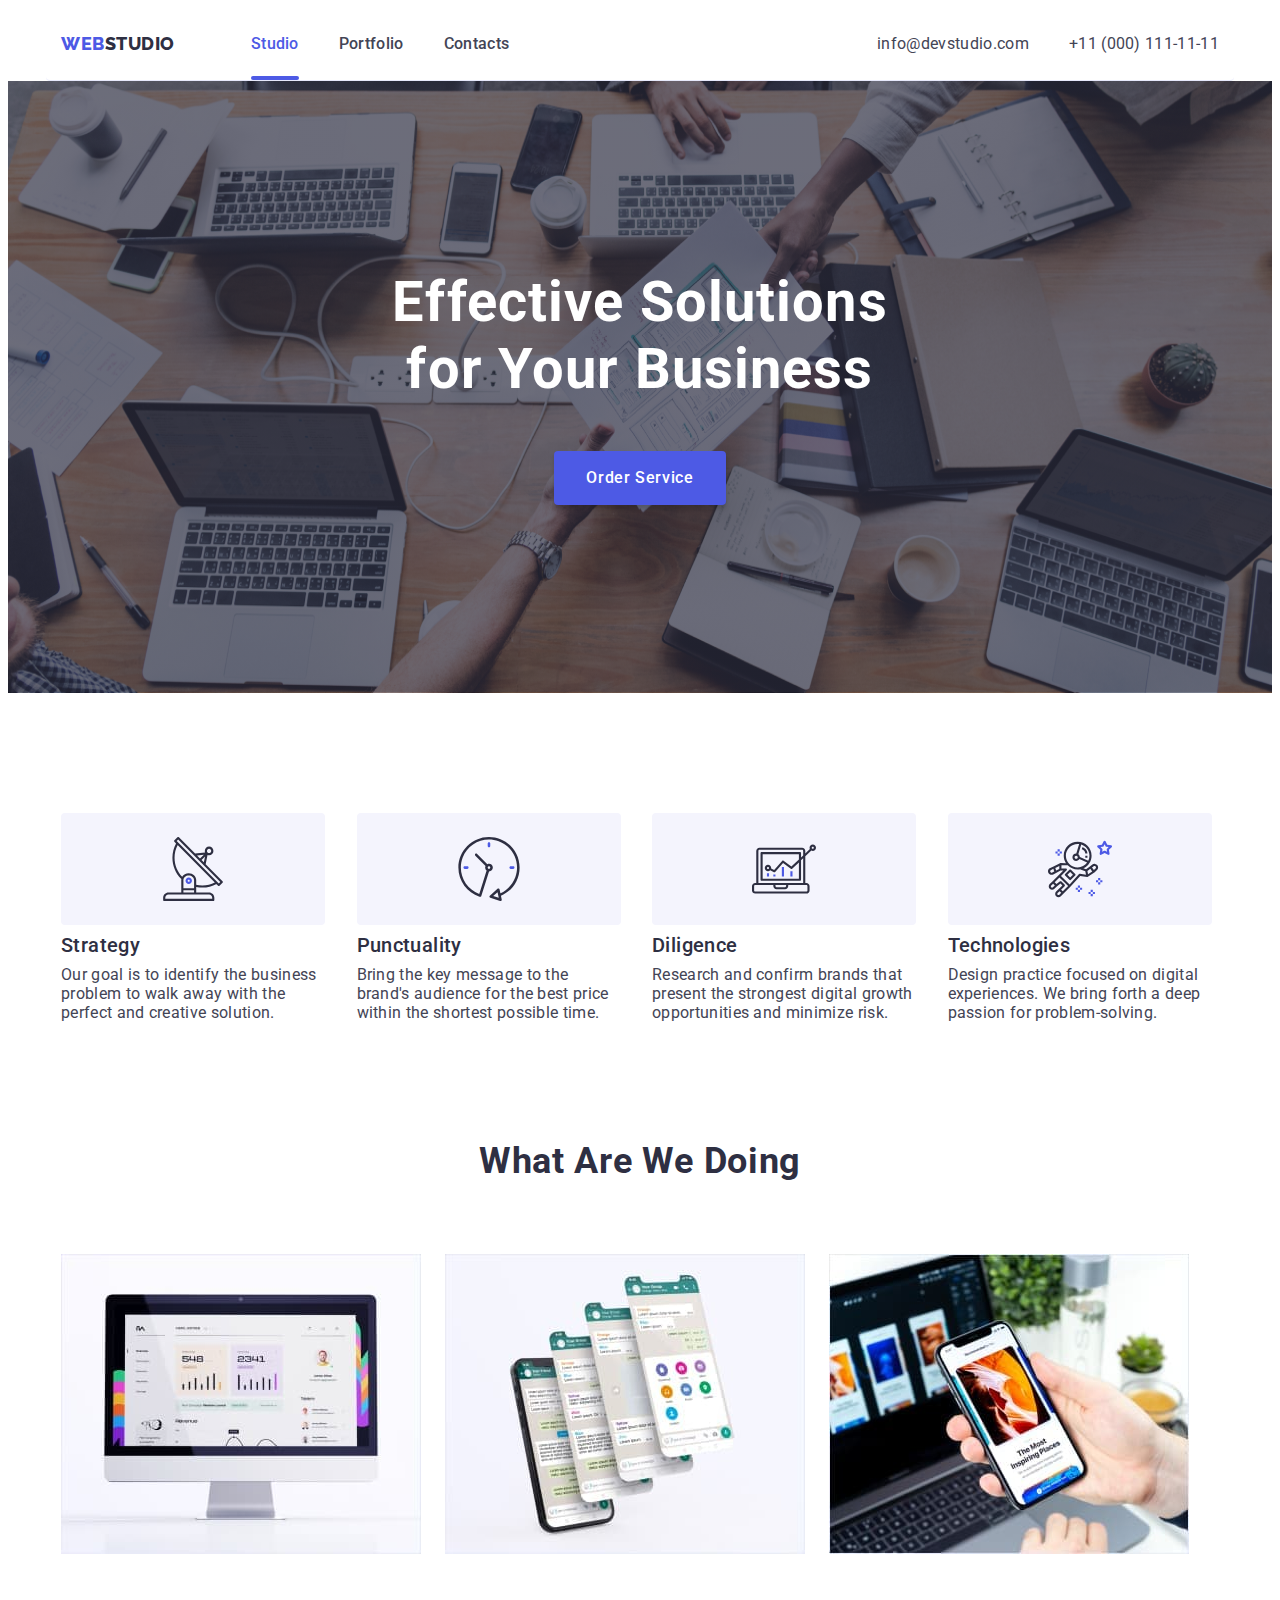
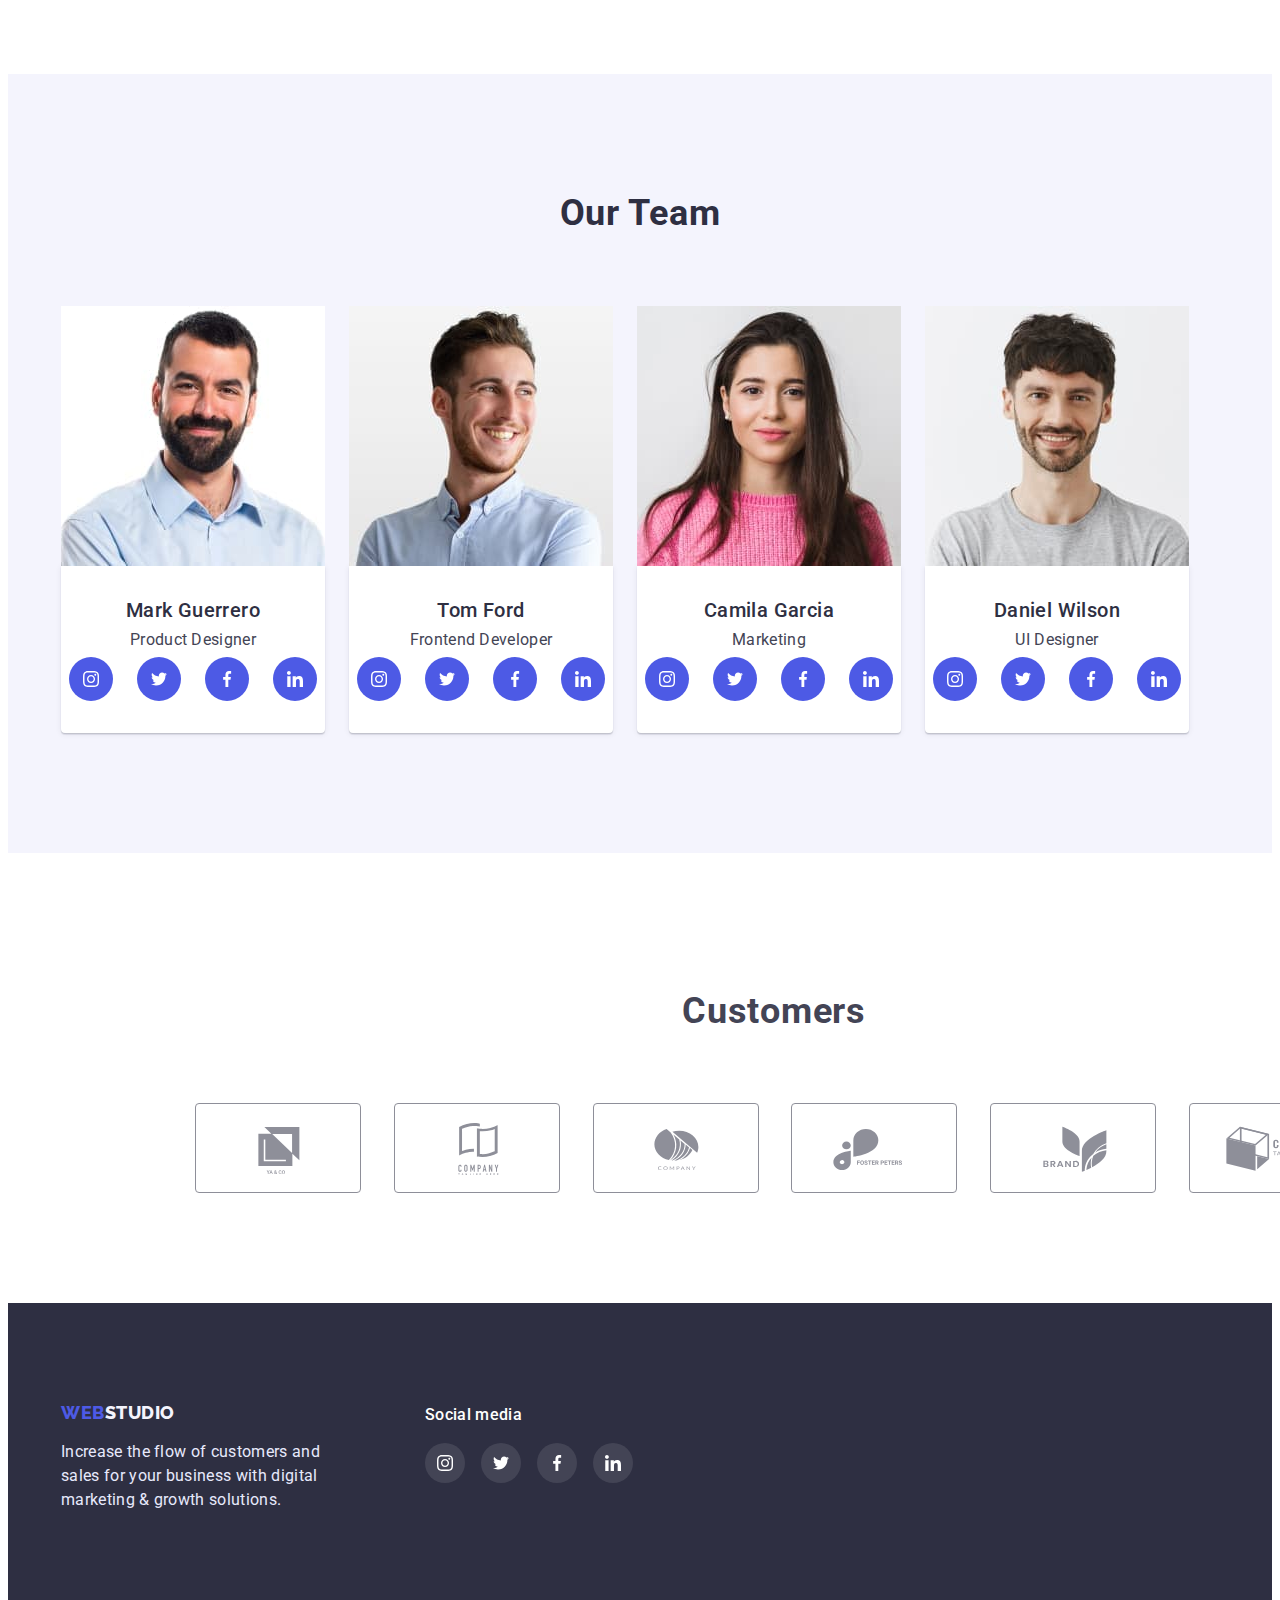
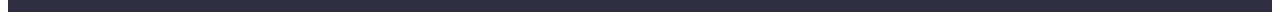
<file: index.html>
<!DOCTYPE html>
<html lang="en">

<head>
    <meta charset="UTF-8">
    <meta http-equiv="X-UA-Compatible" content="IE=edge">
    <meta name="viewport" content="width=device-width, initial-scale=1.0">
    <title>Document</title>
    <link rel="preconnect" href="https://fonts.googleapis.com">
    <link rel="preconnect" href="https://fonts.gstatic.com" crossorigin>
    <link
    href="https://fonts.googleapis.com/css2?family=Montserrat:ital,wght@0,700;1,400&family=Raleway:wght@800&family=Roboto:wght@400;500;700;900&display=swap"
    rel="stylesheet">
    <link rel="stylesheet" href="https://cdnjs.cloudflare.com/ajax/libs/modern-normalize/1.1.0/modern-normalize.min.css"
        integrity="sha512-wpPYUAdjBVSE4KJnH1VR1HeZfpl1ub8YT/NKx4PuQ5NmX2tKuGu6U/JRp5y+Y8XG2tV+wKQpNHVUX03MfMFn9Q=="
        crossorigin="anonymous" referrerpolicy="no-referrer" />
    <link rel="stylesheet" href="./css/styles.css">
</head>
<body>
    <header class="">
        <div class="container header-cont ">
            <nav class="header-navigation">
                <a href="./index.html" class="header-logo"><span class="hedelr-logo-web">Web</span>Studio</a>
                <ul class="header-list">
                    <li class="header-item"><a href="" class="header-link current">Studio</a></li>
                    <li class="header-item"><a href="./portfolio.html" class="header-link">Portfolio</a></li>
                    <li class="header-item"><a href="" class="header-link">Contacts</a></li>
                </ul>
            </nav>
            <address class="address-header-list">
                <ul class="header-list">
                    <li class="header-item-c"><a href="mailto:info@devstudio.com" class="header-mail">info@devstudio.com</a></li>
                    <li class="header-item-c"><a href="tel:+110001111111" class="header-tel">+11 (000) 111-11-11</a></li>
                </ul>
            </address>
        </div>
    </header>
    <main>
        <!-- hero -->
        <section class="hero">
            <div class="container">
                    <h1 class="hero-titel">Effective Solutions <br> for Your Business</h1>
                    <button type="button" data-modal-open class="hero-button" >Order Service</button>
            </div>
        </section>
        <!--benefits-->
        <section class="aside">
            <div class="container .aside-cont">
                <h2 class="aside-titel hide">Benefits</h2>
                    <ul class="aside-list">
                        <li class="aside-item">
                            <div class="aside-cont-svg">
                                <svg class="asaide-svg" width="64" height="64">
                                    <use class="" href="./images/symbol.svg#icon-antenna"></use>
                                </svg>
                            </div>
                            <h3 class="aside-subtitel subtitel">Strategy</h3>
                                <p class="aside-text text">
                                    Our goal is to identify the business problem to walk away with the perfect and creative
                                    solution.
                            </p>
                        </li>
                        <li class="aside-item">
                            <div class="aside-cont-svg">
                                <svg class="asaide-svg" width="64" height="64">
                                    <use class="" href="./images/symbol.svg#icon-clock"></use>
                                </svg>
                            </div>
                            <h3 class="aside-subtitel subtitel">Punctuality</h3>
                            <p class="aside-text text">
                                Bring the key message to the brand's audience for the best price within the shortest possible
                                time.
                            </p>
                        </li>
                        <li class="aside-item">
                            <div class="aside-cont-svg">
                                <svg class="asaide-svg" width="64" height="64">
                                    <use class="" href="./images/symbol.svg#icon-diagram"></use>
                                </svg>
                            </div>
                            <h3 class="aside-subtitel subtitel">Diligence</h3>
                            <p class="aside-text text">
                                Research and confirm brands that present the strongest digital growth opportunities and minimize
                                risk.
                            </p>
                        </li>
                        <li class="aside-item">
                            <div class="aside-cont-svg">
                                <svg class="asaide-svg" width="64" height="64">
                                    <use class="" href="./images/symbol.svg#icon-astronaut"></use>
                                </svg>
                            </div>
                            <h3 class="aside-subtitel subtitel">Technologies</h3>
                            <p class="aside-text text">
                                Design practice focused on digital experiences. We bring forth a deep passion for
                                problem-solving.
                            </p>
                        </li>
                    </ul>
            </div>
        </section>
        <!--What are we doing-->
        <section class="section-work">
            <div class="container">
                <h2 class="section-work-titel">What are we doing</h2>
                    <ul class="section-work-list">
                        <li class="section-work-img"> <img src="./images/img1.jpg" alt="computer" width="360"></li>
                        <li class="section-work-img"> <img src="./images/img2.jpg" alt="display" width="360"></li>
                        <li class="section-work-img"> <img src="./images/img3.jpg" alt="phone" width="360"></li>
                    </ul>
            </div>
        </section>
        <!--Our Team-->
        <section class="section-team">
            <div class="container">
                <h2 class="section-team-titel">Our Team</h2>
                    <ul class="section-team-list">
                        <li class="section-team-item">
                            <img src="./images/img21.jpg" class="section-team-img" alt="a white man with a beard in a Chinese shirt" width="264">
                            <div class="team">
                                <h3 class="section-team-subtitel subtitel">Mark Guerrero</h3>
                                <p class="section-team-text text">Product Designer</p>
                                <ul class="team-soc-list">
                                    <li class="team-soc-item"><a href="" class="team-soc-link">
                                        <svg class="soc-svg" width="16px" height="16px">
                                            <use class="svg" href="./images/symbol.svg#icon-instagram"></use>
                                        </svg>
                                    </a></li>
                                    <li class="team-soc-item"><a href="" class="team-soc-link">
                                        <svg class="soc-svg" width="16px" height="16px">
                                            <use class="svg" href="./images/symbol.svg#icon-twitter"></use>
                                        </svg>
                                    </a></li>
                                    <li class="team-soc-item"><a href="" class="team-soc-link">
                                        <svg class="soc-svg" width="16px" height="16px">
                                            <use class="svg" href="./images/symbol.svg#icon-facebook"></use>
                                        </svg>
                                    </a></li>
                                    <li class="team-soc-item"><a href="" class="team-soc-link">
                                        <svg class="soc-svg" width="16px" height="16px">
                                            <use class="svg" href="./images/symbol.svg#icon-linkedin"></use>
                                        </svg>
                                    </a></li>
                                </ul>
                            </div>
                        </li>
                        <li class="section-team-item">
                            <img src="./images/img22.jpg" class="section-team-img" alt="a white man with a beard in a Chinese shirt" width="264">
                            <div class="team">
                                <h3 class="section-team-subtitel subtitel">Tom Ford</h3>
                                <p class="section-team-text text">Frontend Developer</p>
                                <ul class="team-soc-list">
                                    <li class="team-soc-item"><a href="" class="team-soc-link">
                                            <svg class="soc-svg" width="16px" height="16px">
                                                <use class="svg" href="./images/symbol.svg#icon-instagram"></use>
                                            </svg>
                                        </a></li>
                                    <li class="team-soc-item"><a href="" class="team-soc-link">
                                            <svg class="soc-svg" width="16px" height="16px">
                                                <use class="svg" href="./images/symbol.svg#icon-twitter"></use>
                                            </svg>
                                        </a></li>
                                    <li class="team-soc-item"><a href="" class="team-soc-link">
                                            <svg class="soc-svg" width="16px" height="16px">
                                                <use class="svg" href="./images/symbol.svg#icon-facebook"></use>
                                            </svg>
                                        </a></li>
                                    <li class="team-soc-item"><a href="" class="team-soc-link">
                                            <svg class="soc-svg" width="16px" height="16px">
                                                <use class="svg" href="./images/symbol.svg#icon-linkedin"></use>
                                            </svg>
                                        </a></li>
                                </ul>
                            </div>
                        </li>
                        <li class="section-team-item">
                            <img src="./images/img23.jpg" class="section-team-img" alt="a smiling white woman in a pink sweater" width="264">
                            <div class="team">
                                <h3 class="section-team-subtitel subtitel">Camila Garcia</h3>
                                <p class="section-team-text text">Marketing</p>
                                <ul class="team-soc-list">
                                    <li class="team-soc-item"><a href="" class="team-soc-link">
                                            <svg class="soc-svg" width="16px" height="16px">
                                                <use class="svg" href="./images/symbol.svg#icon-instagram"></use>
                                            </svg>
                                        </a></li>
                                    <li class="team-soc-item"><a href="" class="team-soc-link">
                                            <svg class="soc-svg" width="16px" height="16px">
                                                <use class="svg" href="./images/symbol.svg#icon-twitter"></use>
                                            </svg>
                                        </a></li>
                                    <li class="team-soc-item"><a href="" class="team-soc-link">
                                            <svg class="soc-svg" width="16px" height="16px">
                                                <use class="svg" href="./images/symbol.svg#icon-facebook"></use>
                                            </svg>
                                        </a></li>
                                    <li class="team-soc-item"><a href="" class="team-soc-link">
                                            <svg class="soc-svg" width="16px" height="16px">
                                                <use class="svg" href="./images/symbol.svg#icon-linkedin"></use>
                                            </svg>
                                        </a></li>
                                </ul>
                            </div>
                        </li>
                        <li class="section-team-item">
                            <img src="./images/img24.jpg" class="section-team-img" alt="white man with a beard in a gray t-shirt" width="264">
                            <div class="team">
                                <h3 class="section-team-subtitel subtitel">Daniel Wilson</h3>
                                <p class="section-team-text text">UI Designer</p>
                                <ul class="team-soc-list">
                                    <li class="team-soc-item"><a href="" class="team-soc-link">
                                            <svg class="soc-svg" width="16px" height="16px">
                                                <use class="svg" href="./images/symbol.svg#icon-instagram"></use>
                                            </svg>
                                        </a></li>
                                    <li class="team-soc-item"><a href="" class="team-soc-link">
                                            <svg class="soc-svg" width="16px" height="16px">
                                                <use class="svg" href="./images/symbol.svg#icon-twitter"></use>
                                            </svg>
                                        </a></li>
                                    <li class="team-soc-item"><a href="" class="team-soc-link">
                                            <svg class="soc-svg" width="16px" height="16px">
                                                <use class="svg" href="./images/symbol.svg#icon-facebook"></use>
                                            </svg>
                                        </a></li>
                                    <li class="team-soc-item"><a href="" class="team-soc-link">
                                            <svg class="soc-svg" width="16px" height="16px">
                                                <use class="svg" href="./images/symbol.svg#icon-linkedin"></use>
                                            </svg>
                                        </a></li>
                                </ul>
                            </div>
                        </li>
                    </ul>
            </div>
        </section>
        <section class="customers">
            <div class="container">
                <h2 class="customers-titel">Customers</h2>
                <div class="customers-cont-cvg">
                    <ul class="customers-list">
                        <li class="customers-item"><a class="customers-link" href="">
                            <svg class="customers-svg" width="104px" height="56px">
                                <use href="./images/symbol.svg#icon-Logo"></use>
                            </svg>
                        </a></li>
                        <li class="customers-item"><a class="customers-link" href="">
                            <svg class="customers-svg" width="104px" height="56px">
                                <use href="./images/symbol.svg#icon-Logo-company"></use>
                            </svg>
                        </a></li>
                        <li class="customers-item"><a class="customers-link" href="">
                            <svg class="customers-svg" width="104px" height="56px">
                                <use href="./images/symbol.svg#icon-Logo-company-t"></use>
                            </svg>
                        </a></li>
                        <li class="customers-item"><a class="customers-link" href="">
                            <svg class="customers-svg" width="104px" height="56px">
                                <use href="./images/symbol.svg#icon-Logo-foster-peters"></use>
                            </svg>
                        </a></li>
                        <li class="customers-item"><a class="customers-link" href="">
                                <svg class="customers-svg" width="104px" height="56px">
                                    <use href="./images/symbol.svg#icon-Logo-brand"></use>
                                </svg>
                        </a></li>
                        <li class="customers-item"><a class="customers-link" href="">
                                <svg class="customers-svg" width="104px" height="56px">
                                    <use href="./images/symbol.svg#icon-Logo-cmpany-s"></use>
                                </svg>
                        </a></li>
                    </ul>
                </div>
            </div>
        </section>
    </main>
    <footer class="footer">
        <div class="container footer-cont">
            <div class="footer-cont-text">
                <a href="./index.html" class="footer-logo"><span class="footer-logo-web">Web</span>Studio</a>
                <p class="footer-text">
                    Increase the flow of customers and sales for your business with digital marketing & growth solutions.
                </p>
            </div>
            <div class="footer-cont-soc">
                <h3 class="footer-soc-titel">
                    Social media
                </h3>
                <ul class="footer-soc-list">
                    <li class="footer-soc-item">
                        <a href="" class="footer-soc-link">
                            <svg class="footer-soc-svg" width="16px" height="16px">
                                <use class="svg" href="./images/symbol.svg#icon-instagram"></use>
                            </svg>
                        </a>
                    </li>
                    <li class="footer-soc-item">
                        <a href="" class="footer-soc-link">
                            <svg class="footer-soc-svg" width="16px" height="16px">
                                <use class="svg" href="./images/symbol.svg#icon-twitter"></use>
                            </svg>
                        </a>
                    </li>
                    <li class="footer-soc-item">
                        <a href="" class="footer-soc-link">
                            <svg class="footer-soc-svg" width="16px" height="16px">
                                <use class="svg" href="./images/symbol.svg#icon-facebook"></use>
                            </svg>
                        </a>
                    </li>
                    <li class="footer-soc-item">
                        <a href="" class="footer-soc-link">
                            <svg class="footer-soc-svg" width="16px" height="16px">
                                <use class="svg" href="./images/symbol.svg#icon-linkedin"></use>
                            </svg>
                        </a>
                    </li>
                </ul>
            </div>
        </div>
    </footer>
    <!---------------- model ---------------->
<div class="backrop is-hidden" data-modal>
    <div class="modal">
        <button class="modal-close" data-modal-close type="button">
            <svg class="modal-svg" width="8px" height="8px">
                <use class="" href="./images/symbol.svg#icon-close-black"></use>
            </svg>
        </button>
    </div>
</div>
<script src="./js/modal.js"></script>
</body>

</html>
</file>
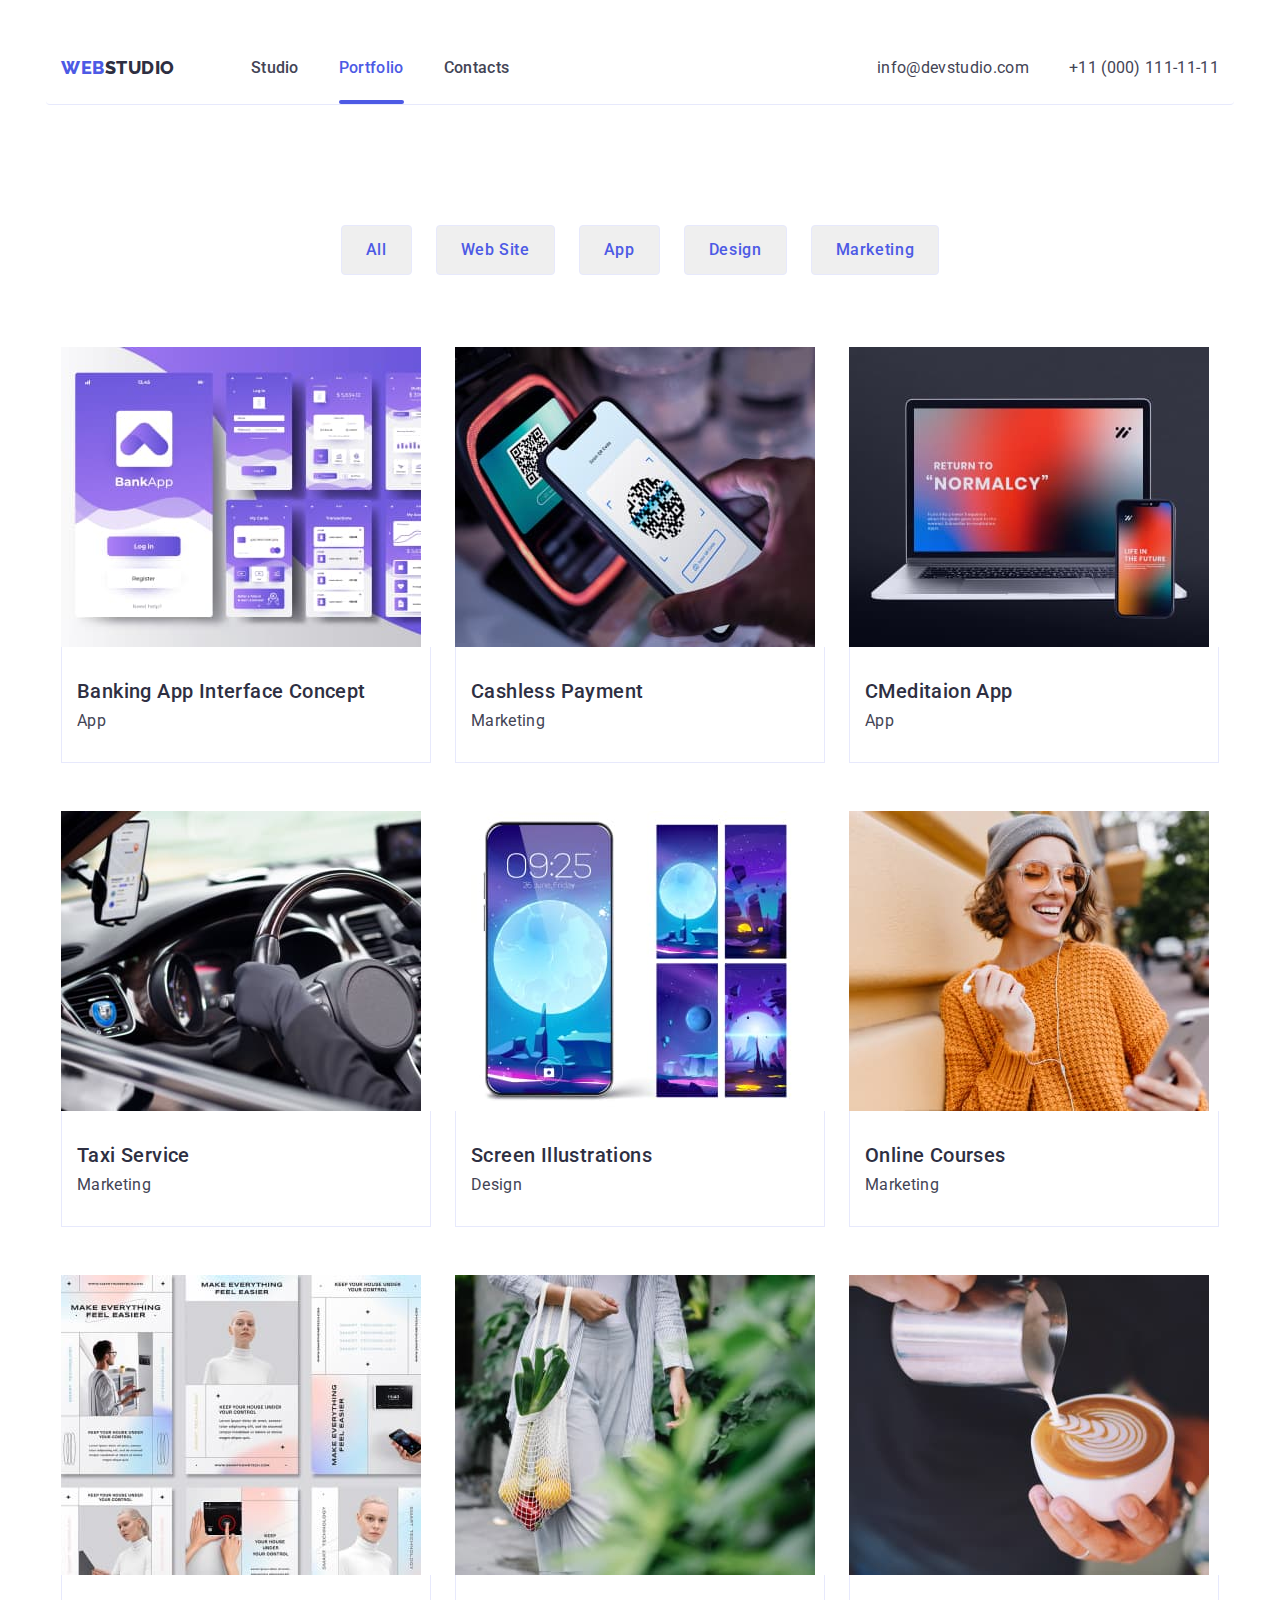
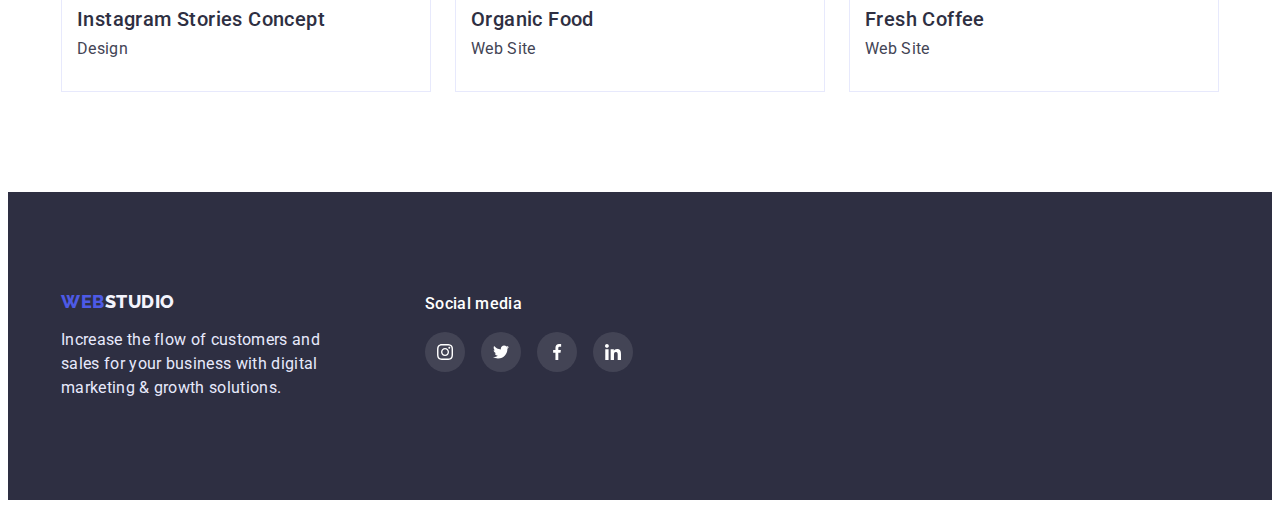
<file: portfolio.html>
<!DOCTYPE html>
<html lang="en">
<head>
    <meta charset="UTF-8">
    <meta http-equiv="X-UA-Compatible" content="IE=edge">
    <meta name="viewport" content="width=device-width, initial-scale=1.0">
    <title>Document</title>
    <link rel="preconnect" href="https://fonts.googleapis.com">
    <link rel="preconnect" href="https://fonts.gstatic.com" crossorigin>
    <link
    href="https://fonts.googleapis.com/css2?family=Montserrat:ital,wght@0,700;1,400&family=Raleway:wght@800&family=Roboto:wght@400;500;700;900&display=swap"
    rel="stylesheet">
        <link rel="stylesheet" href="https://cdnjs.cloudflare.com/ajax/libs/modern-normalize/1.1.0/modern-normalize.min.css"
        integrity="sha512-wpPYUAdjBVSE4KJnH1VR1HeZfpl1ub8YT/NKx4PuQ5NmX2tKuGu6U/JRp5y+Y8XG2tV+wKQpNHVUX03MfMFn9Q=="
        crossorigin="anonymous" referrerpolicy="no-referrer" />
    <link rel="stylesheet" href="./css/styles.css">
</head>
<body>
    <header class="header">
        <div class="container header-cont ">
            <nav class="header-navigation">
                <a href="./index.html" class="header-logo"><span class="hedelr-logo-web">Web</span>Studio</a>
                <ul class="header-list">
                    <li class="header-item"><a href="./index.html" class="header-link">Studio</a></li>
                    <li class="header-item"><a href="./portfolio.html" class="header-link current">Portfolio</a></li>
                    <li class="header-item"><a href="" class="header-link">Contacts</a></li>
                </ul>
            </nav>
            <address class="address-header-list">
                <ul class="header-list">
                    <li class="header-item"><a href="mailto:info@devstudio.com" class="header-mail">info@devstudio.com</a></li>
                    <li class="header-item"><a href="tel:+110001111111" class="header-tel">+11 (000) 111-11-11</a></li>
                </ul>
            </address>
        </div>
    </header>
    <main>
            <!--filters-->
            <section class="section-filters">
                <div class="container">
                    <h2 class="section-filters-titel hide">filters</h2>
                        <ul class="section-filters-list">
                                <li class="section-filters-item"><button type="button" class="section-filters-button">All</button></li>
                                <li class="section-filters-item"><button type="button" class="section-filters-button">Web Site</button></li>
                                <li class="section-filters-item"><button type="button" class="section-filters-button">App</button></li>
                                <li class="section-filters-item"><button type="button" class="section-filters-button">Design</button></li>
                                <li class="section-filters-item"><button type="button" class="section-filters-button">Marketing</button></li>
                        </ul>
                <!--portfolio-->
                    <h1 class="section-portfolio-titel hide">portfolio</h1>
                    <ul class="section-portfolio-list">
                        <li class="section-portfolio-item">
                            <a class="portfolio-link" href="">
                                <div class="portfolio-box">
                                    <img src="./images/portfolio_img1.jpg" class="section-portfolio-img" alt="seven dimples are depicted" width="360">
                                <div class="portfolio-overlay">
                                    <p class="portfolio-overlay-text text">14 Stylish and User-Friendly App Design Concepts · Task Manager App · Calorie Tracker App · Exotic Fruit Ecommerce App ·
                                    Cloud Storage App
                                    </p>
                                </div>
                                </div>
                                <div class="portfolio-cont">
                                    <h2 class="section-portfolio-subtitel subtitel">Banking App Interface Concept</h2>
                                    <p class="section-portfolio-text text">App</p>
                                </div>
                            </a>
                        </li>
                        <li class="section-portfolio-item">
                            <a class="portfolio-link" href="">
                                <div class="portfolio-box">
                                    <img src="./images/portfolio_img2.jpg" class="section-portfolio-img" alt="the phone scans the code" width="360">
                                    <div class="portfolio-overlay">
                                    <p class="portfolio-overlay-text text">14 Stylish and User-Friendly App Design Concepts · Task Manager App · Calorie
                                        Tracker App · Exotic Fruit Ecommerce App ·
                                        Cloud Storage App
                                    </p>
                                    </div>
                                </div>
                                <div class="portfolio-cont">
                                    <h2 class="section-portfolio-subtitel subtitel">Cashless Payment</h2>
                                    <p class="section-portfolio-text text">Marketing</p>
                                </div>
                            </a>
                        </li>
                        <li class="section-portfolio-item">
                            <a class="portfolio-link" href="">
                                <div class="portfolio-box">
                                    <img src="./images/portfolio_img3.jpg" class="section-portfolio-img" alt="the computer next to which the phone is located"
                                        width="360">
                                        <div class="portfolio-overlay">
                                            <p class="portfolio-overlay-text text">14 Stylish and User-Friendly App Design Concepts · Task Manager App · Calorie Tracker App · Exotic Fruit Ecommerce App ·
                                            Cloud Storage App</p>
                                        </div>
                                </div>
                                <div class="portfolio-cont">
                                    <h2 class="section-portfolio-subtitel subtitel">CMeditaion App</h2>
                                    <p class="section-portfolio-text text">App</p>
                                </div>
                            </a>
                        </li>
                        <li class="section-portfolio-item">
                            <a class="portfolio-link" href="">
                                <div class="portfolio-box">
                                    <img src="./images/portfolio_img4.jpg" class="section-portfolio-img"
                                        alt="the phone with the application activated in the car while driving" width="360">
                                        <div class="portfolio-overlay">
                                            <p class="portfolio-overlay-text text">14 Stylish and User-Friendly App Design Concepts · Task Manager App · Calorie
                                                Tracker App · Exotic Fruit Ecommerce App ·
                                                Cloud Storage App</p>
                                        </div>
                                </div>
                                <div class="portfolio-cont">
                                    <h2 class="section-portfolio-subtitel subtitel">Taxi Service</h2>
                                    <p class="section-portfolio-text text">Marketing</p>
                                </div>
                            </a>
                        </li>
                        <li class="section-portfolio-item">
                            <a class="portfolio-link" href="">
                                <div class="portfolio-box">
                                    <img src="./images/portfolio_img5.jpg" class="section-portfolio-img" alt="five phones with enabled screensavers a month" width="360">
                                    <div class="portfolio-overlay">
                                        <p class="portfolio-overlay-text text">14 Stylish and User-Friendly App Design Concepts · Task Manager App · Calorie
                                            Tracker App · Exotic Fruit Ecommerce App ·
                                            Cloud Storage App</p>
                                    </div>
                                </div>
                                <div class="portfolio-cont">
                                    <h2 class="section-portfolio-subtitel subtitel">Screen Illustrations</h2>
                                    <p class="section-portfolio-text text">Design</p>
                                </div>
                            </a>
                        </li>
                        <li class="section-portfolio-item">
                            <a class="portfolio-link" href="">
                                <div class="portfolio-box">
                                    <img src="./images/portfolio_img6.jpg" class="section-portfolio-img"
                                        alt="a girl in glasses and a sweater listens to music" width="360">
                                    <div class="portfolio-overlay">
                                        <p class="portfolio-overlay-text text">14 Stylish and User-Friendly App Design Concepts · Task Manager App ·
                                            Calorie
                                            Tracker App · Exotic Fruit Ecommerce App ·
                                            Cloud Storage App</p>
                                    </div>
                                </div>
                                <div class="portfolio-cont">
                                    <h2 class="section-portfolio-subtitel subtitel">Online Courses</h2>
                                    <p class="section-portfolio-text text">Marketing</p>
                                </div>
                            </a>
                        </li>
                        <li class="section-portfolio-item">
                            <a class="portfolio-link" href="">
                                    <div class="portfolio-box">
                                        <img src="./images/portfolio_img7.jpg" class="section-portfolio-img" alt="a bag of vegetables" width="360">
                                        <div class="portfolio-overlay">
                                            <p class="portfolio-overlay-text text">14 Stylish and User-Friendly App Design Concepts · Task Manager App ·
                                                Calorie
                                                Tracker App · Exotic Fruit Ecommerce App ·
                                                Cloud Storage App</p>
                                        </div>
                                    </div>
                                <div class="portfolio-cont">
                                    <h2 class="section-portfolio-subtitel subtitel">Instagram Stories Concept</h2>
                                    <p class="section-portfolio-text text">Design</p>
                                </div>
                            </a>
                        </li>
                        <li class="section-portfolio-item">
                            <a class="portfolio-link" href="">
                                <div class="portfolio-box">
                                    <img src="./images/portfolio_img8.jpg" class="section-portfolio-img" alt="a bag of vegetables" width="360">
                                    <div class="portfolio-overlay">
                                        <p class="portfolio-overlay-text text">14 Stylish and User-Friendly App Design Concepts · Task Manager App ·
                                            Calorie
                                            Tracker App · Exotic Fruit Ecommerce App ·
                                            Cloud Storage App</p>
                                    </div>
                                </div>
                                <div class="portfolio-cont">
                                    <h2 class="section-portfolio-subtitel subtitel">Organic Food</h2>
                                    <p class="section-portfolio-text text">Web Site</p>
                                </div>
                            </a>
                        </li>
                        <li class="section-portfolio-item">
                            <a class="portfolio-link" href="">
                                <div class="portfolio-box">
                                    <img src="./images/portfolio_img9.jpg" class="section-portfolio-img" alt="coffee is poured into a cup" width="360">
                                    <div class="portfolio-overlay">
                                        <p class="portfolio-overlay-text text">14 Stylish and User-Friendly App Design Concepts · Task Manager App ·
                                            Calorie
                                            Tracker App · Exotic Fruit Ecommerce App ·
                                            Cloud Storage App</p>
                                    </div>
                                    </div>
                                <div class="portfolio-cont">
                                    <h2 class="section-portfolio-subtitel subtitel">Fresh Coffee</h2>
                                    <p class="section-portfolio-text text">Web Site</p>
                                </div>
                            </a>
                        </li>
                        
                    </ul>
                </div>
            </section>
    </main>
    <footer class="footer">
        <div class="container footer-cont">
            <div class="footer-cont-text">
                <a href="./index.html" class="footer-logo"><span class="footer-logo-web">Web</span>Studio</a>
                <p class="footer-text">
                    Increase the flow of customers and sales for your business with digital marketing & growth solutions.
                </p>
            </div>
            <div class="footer-cont-soc">
                <h3 class="footer-soc-titel">
                    Social media
                </h3>
                <ul class="footer-soc-list">
                    <li class="footer-soc-item">
                        <a href="" class="footer-soc-link">
                            <svg class="footer-soc-svg" width="16px" height="16px">
                                <use class="svg" href="./images/symbol.svg#icon-instagram"></use>
                            </svg>
                        </a>
                    </li>
                    <li class="footer-soc-item">
                        <a href="" class="footer-soc-link">
                            <svg class="footer-soc-svg" width="16px" height="16px">
                                <use class="svg" href="./images/symbol.svg#icon-twitter"></use>
                            </svg>
                        </a>
                    </li>
                    <li class="footer-soc-item">
                        <a href="" class="footer-soc-link">
                            <svg class="footer-soc-svg" width="16px" height="16px">
                                <use class="svg" href="./images/symbol.svg#icon-facebook"></use>
                            </svg>
                        </a>
                    </li>
                    <li class="footer-soc-item">
                        <a href="" class="footer-soc-link">
                            <svg class="footer-soc-svg" width="16px" height="16px">
                                <use class="svg" href="./images/symbol.svg#icon-linkedin"></use>
                            </svg>
                        </a>
                    </li>
                </ul>
            </div>
        </div>
    </footer>
</body>
</html>
</file>
<file: css/styles.css>
:root {
    --background-dark: #2E2F42;
    --background-light: #ffffff;
    --color-titel: #2E2F42;
    --color-link: #434455;
    --color-text: #434455;
    --color-btn-hero: #4D5AE5;
    --color-brn-hover:#404BBF;
    --color-btn-filter: #F4F4FD;
    --color-link-hover: #4D5AE5;
    --hedelr-logo-web: #4D5AE5;
    --header-logo: #2E2F42;
    --footer-text: #E7E9FC;
    --footer-logo: #F4F4FD;
    --section-filters-button:#4D5AE5;
    --section-team: #F4F4FD;
    --gra: linear-gradient(rgba(46, 47, 66, 0.7), rgba(46, 47, 66, 0.7));
    --tf: cubic-bezier(0.4, 0, 0.2, 1)


}



.text{
    font-size: 16px;
        line-height: 1.2;
        letter-spacing: 0.02em;
        color: var(--color-text);
}

body {
    font-family: 'Roboto', sans-serif;
    background-color: var(--background-light);
}

h1, h2, h3, h4, h5, h6, p {
    margin: 0;
}

ul {
    margin: 0;
    padding-left: 0;
}

li {
    list-style: none;
}

a {
    text-decoration: none;
}

img {
    display: block;

}





.container {
    width: 1158px;
    padding-left: 15px;
    padding-right: 15px;
    margin-left: auto;
    margin-right: auto;

}



.header {
padding-top: 24px;
padding-bottom: 24px;

}

.header-navigation {
display: flex;
}

.header-cont{
    display: flex;
    align-items: center;

    border-bottom: 1px solid #E7E9FC;
        border-radius: 4px;


}




.header-logo {
font-family: 'Raleway', sans-serif;
    font-weight: 800;
    font-size: 18px;
    line-height: 1.33;
    letter-spacing: 0.03em;
    text-transform: uppercase;
    color: var(--header-logo);
    text-decoration: none;
    display: flex;
    align-items: center;
    margin-right: 76px;

    }

.hedelr-logo-web {
    color: var(--hedelr-logo-web);
}
.address-header-list {
    margin-left: auto;
}

.header-list {
    display: flex;
    gap: 40px;
    align-items: center;

} 

/* .header-item {

} */



.header-link {
    font-size: 16px;
    font-weight: 500;
    line-height: 1.5;
    letter-spacing: 0.02em;
    padding: 24px 0;
    color: var(--color-link);
    display: block;
    transition-property: color;
    transition-duration: 250ms;
    transition-timing-function: cubic-bezier(0.4, 0, 0.2, 1);
    transition-delay: 0;
}

.header-link:hover, .header-link:focus
{color: var(--color-link-hover) }



.header-mail {
    font-weight: 400;
    font-size: 16px;
    line-height: 1.5;
    letter-spacing: 0.02em;
    color: var(--color-link);
    display: block;
    font-style: normal;
    transition-property: color;
    transition-duration: 250ms;
    transition-timing-function: cubic-bezier(0.4, 0, 0.2, 1);
    transition-delay: 0;
}
.header-mail:hover, .header-mail:focus,
.header-tel:hover,
.header-tel:focus
{color: var(--color-btn-hero)}

.header-tel {
    font-weight: 400;
        font-size: 16px;
        line-height: 1.5;
        letter-spacing: 0.02em;
        color: var(--color-link);
        display: block;
        font-style: normal;
        transition-property: color;
        transition-duration: 250ms;
        transition-timing-function: cubic-bezier(0.4, 0, 0.2, 1);
        transition-delay: 0;
}

.current {
    color: var(--color-btn-hero);
    position: relative;
}

.current::after {
    content: '';
    position: absolute;
    left: 0;
    bottom: 0;
    width: 100%;
    height: 4px;
    border-radius: 2px;
    background-color: var(--color-btn-hero);
}

/* main */

/* hero */
.hero {
    padding: 188px 0;
    background-image: var(--gra) ,url(../images/people-office.jpg);
    background-repeat: no-repeat;
    background-position: center;
    background-size: 1440px 100%;


}


.hero-titel {
        font-size: 56px;
        line-height: 1.2;
        text-align: center;
        letter-spacing: 0.02em;
        color: var(--background-light);
        margin-bottom: 48px;
}

.but-cont{
    text-align: center;
    margin-top: 48px;
    margin-bottom: 188px;
}
.hero-button {
    font-family: 'Roboto', sans-serif;
        font-weight: 500;
        font-size: 16px;
        line-height: 1.33;
        letter-spacing: 0.04em;
        color: var(--background-light);
        background-color: var(--color-btn-hero);
        cursor: pointer;
        padding: 16px 32px;
        display: block;
        margin: 0 auto;
        border: none;
        box-shadow: 0px 4px 4px rgba(0, 0, 0, 0.15);
        border-radius: 4px;
    transition-property: background-color;
    transition-duration: 250ms;
    transition-timing-function: cubic-bezier(0.4, 0, 0.2, 1);

}

.hero-button:hover, .hero-button:focus {
    background: var(--color-brn-hover);
}


/* --------benefits-------- */

.hide {
    position: absolute;
    width: 1px;
    height: 1px;
    margin: -1px;
    border: 0;
    padding: 0;
    white-space: nowrap;
    clip-path: inset(100%);
    clip: rect(0 0 0 0);
    overflow: hidden;
}

.aside {
    padding: 120px 0;
}
.aside-cont {
    margin: 0 auto;
    
}

/* .aside-item{

    width: calc((100% - (24px * 3)) / 4);
    
} */

/* .aside-titel {
} */


.aside-list {
    display: flex;
    align-items: center;
    gap: 24px;


} 

.subtitel {
    font-weight: 500;
    font-size: 20px;
    line-height: 1.2;
    letter-spacing: 0.02em;
    color: var(--color-titel);
    
}

.aside-item {

    flex-basis: calc((100% - 24px * 3) / 4);

}

.aside-subtitel {
margin-bottom: 8px;
margin-top: 8px;
} 
.aside-text {
    flex-basis: calc((100% - 24px * 3) / 4);
    max-width: 264px;
}
.aside-cont-svg{
    display: flex;
    align-items: center;
    justify-content: center;
    width: 264px;
    height: 112px;
    background-color: var(--section-team);
    border-radius: 4px;
}
/* What are we doing */

.section-work {padding-bottom: 120px;}

.section-work-list {
display: flex;
gap: 24px;
}



.section-work-titel {
    font-size: 36px;
        line-height: 1.11;
        text-align: center;
        letter-spacing: 0.02em;
        text-transform: capitalize;
        color: var(--color-titel);
        margin-bottom: 72px;
}

/* .section-work-img {
} */

/* Our Team */

.section-team {
    background-color: var(--section-team);
    padding: 120px 0;
}

.section-team-titel {
        font-size: 36px;
        line-height: 1.11;
        text-align: center;
        letter-spacing: 0.02em;
        text-transform: capitalize;
        color: var(--color-titel);
        margin-bottom: 72px;
}
.section-team-list {
    display: flex;
    gap: 24px;
}

.section-team-item {

}

.team {
    padding: 32px 0;
    width: 264px;
    background-color: var(--background-light);
    box-shadow: 0px 1px 6px rgba(46, 47, 66, 0.08), 0px 1px 1px rgba(46, 47, 66, 0.16), 0px 2px 1px rgba(46, 47, 66, 0.08);
    border-radius: 0px 0px 4px 4px;
    text-align: center;

}

.section-team-img {


}

.section-team-subtitel {
margin-bottom: 8px;

}

.section-team-text {
    margin-bottom: 8px;

}

.team-soc-list {
    display: flex;
    align-items: center;
    justify-content: center;
    gap: 24px;
}

.team-soc-item {
width: 44px;
height: 44px;
}


.team-soc-link {
    width: 100%;
    height: 100%;
    background-color: var(--color-btn-hero);
    display: flex;
    align-items: center;
    justify-content: center;
    border-radius: 50%;
    transition-property: background-color;
    transition-duration: 250ms;
    transition-timing-function: cubic-bezier(0.4, 0, 0.2, 1);
}

.soc-svg{
    fill: #ffffff;
    

}

.team-soc-link:is(:hover, :focus){
    background-color: var(--color-brn-hover);
}



/* --------------customers---------------------------- */

.customers {
    padding: 138px 172px 112px 172px;
}

.customers-titel{
        font-style: normal;
        font-size: 36px;
        line-height: calc(40/36);
        text-align: center;
        letter-spacing: 0.02em;
        text-transform: capitalize;
        color: var(--color-text);
        margin-bottom: 72px;
}

.customers-list {
    display: flex;
    align-items: center;
    justify-content: space-between;
    gap: 24px;
    
}

.customers-item{
    width: 164px;
    height: 88px;

}

.customers-link{
    width: 100%;
    height: 100%;
    border: 1px solid #8E8F99;
    display: flex;
    align-items: center;
    justify-content: center;
    border-radius: 4px;
    color: #8E8F99;
    transition-property: color, border;
    transition-duration: 250ms;
    transition-timing-function: cubic-bezier(0.4, 0, 0.2, 1);
}

.customers-svg {
    fill: currentColor;
    transition-duration: 250ms;
    transition-timing-function: cubic-bezier(0.4, 0, 0.2, 1);
}

.customers-link:is(:hover, :focus) {
    border-color: var(--color-brn-hover);



}

.customers-link:is(:hover, :focus) .customers-svg{
    fill: var(--color-brn-hover);
}
/* footer */

.footer {
        background-color: var(--background-dark);
        padding: 100px 0;
        display: flex;
}

.footer-cont{
    display: flex;
    justify-content: flex-start;
    gap: 100px;
}


.footer-logo {
font-family: 'Raleway', sans-serif;
    font-weight: 800;
    font-size: 18px;
    line-height: 1.16;
    letter-spacing: 0.03em;
    text-transform: uppercase;
    color: var(--footer-logo);
    text-decoration: none;
    display: block;


}

.footer-logo-web { 
    color: var(--hedelr-logo-web);
}

.footer-text {
    font-size: 16px;
    line-height: 1.5;
    letter-spacing: 0.02em;
    color: var(--footer-text);
    Width: 264px;
    margin-top: 16px;
}

.footer-soc-titel {
    margin-bottom: 16px;
    font-family: 'Roboto';
        font-style: normal;
        font-weight: 500;
        font-size: 16px;
        line-height: 24px;
        letter-spacing: 0.02em;
        color: var(--background-light);
}
.footer-cont-soc {}

.footer-soc-list {
    display: flex;
    justify-content: flex-start;
    gap: 16px;
    
}
.footer-soc-item{
    width: 40px;
    height: 40px;
}

.footer-soc-link {
    width: 100%;
        height: 100%;
        background-color: rgba(255, 255, 255, 0.1);;
        display: flex;
        align-items: center;
        justify-content: center;
        border-radius: 50%;
    transition-property: background-color;
    transition-duration: 250ms;
    transition-timing-function: cubic-bezier(0.4, 0, 0.2, 1);
    transition-delay: 0;
}

.footer-soc-link:is(:hover, :focus){
    background-color:#31D0AA;
}
.footer-soc-svg{
    fill: var(--background-light);
}
/* filters */

.section-filters {
    padding: 96px 0 100px 0;
}
/* .section-filters-titel {
} */

.section-filters-list {
display: flex;
    justify-content: center;
    gap: 24px;
    margin-bottom: 72px;
}
/* .section-filters-item {
} */
.section-filters-button {
    font-family: 'Roboto', sans-serif;
        font-weight: 500;
        font-size: 16px;
        line-height: 1.5;
        letter-spacing: 0.04em;
        color: var(--section-filters-button);
        cursor: pointer;
        padding: 12px 24px;
        border: 1px solid #E7E9FC;
        border-radius: 4px;
    transition-property: color, background-color, box-shadow, border-color;
    transition-duration: 250ms;
    transition-timing-function: cubic-bezier(0.4, 0, 0.2, 1);
    transition-delay: 0;


}
.section-filters-button:hover, .section-filters-button:focus{
    color: var(--background-light);
    background-color: var(--color-brn-hover);
    box-shadow: 0px 3px 1px rgba(0, 0, 0, 0.1), 0px 2px 1px rgba(0, 0, 0, 0.08), 0px 2px 2px rgba(0, 0, 0, 0.12);
    border-color: var(--color-brn-hover);
    
}





/*--------- portfolio-overlay------------ */

.portfolio-box {
    position: relative;
    overflow: hidden;

}


.portfolio-overlay {
    position: absolute;
    padding-left: 32px;
    padding-right: 32px;
    padding-top: 40px;
    top: 0;
    left: 0;
    width: 100%;
    height: 100%;
    background-color: #4D5AE5;
    transform: translateY(100%);
    transition-property: transform;
    transition-duration: 250ms;
    transition-timing-function: cubic-bezier(0.4, 0, 0.2, 1);
    transition-delay: 0;


}


.portfolio-link:is(:hover, :focus ) .portfolio-overlay{
    transform: translateY(0%);
}

.portfolio-overlay-text {
    color: #F4F4FD;
}

/* --------------portfolio-------------- */

/* .section-portfolio {} */


/* .section-portfolio-titel {

} */

.portfolio-cont {
    padding: 32px 15px;
    border-left: 1px solid #E7E9FC;
    border-right: 1px solid #E7E9FC;
    border-bottom: 1px solid #E7E9FC;

}

.section-portfolio-list {
    display: flex;
    flex-wrap: wrap;
    column-gap: 24px;
    row-gap: 48px;
    justify-content: space-between;

}

.section-portfolio-item {
    flex-basis: calc((100% - 24px * 2) / 3);

}

.section-portfolio-item:hover {
    box-shadow: 0px 1px 6px rgba(46, 47, 66, 0.08), 0px 1px 1px rgba(46, 47, 66, 0.16), 0px 2px 1px rgba(46, 47, 66, 0.08);
}

.section-portfolio-img {

}

.section-portfolio-subtitel {
    margin-bottom: 8px;

}

.section-portfolio-text {
}





/* ----------modal---------- */

.backrop {
    position: fixed;
    top: 0;
    width: 100%;
    height: 100%;
    background-color: rgba(46, 47, 66, 0.4);
    transition: opacity 250ms cubic-bezier(0.4, 0, 0.2, 1),
    visibility 250ms cubic-bezier(0.4, 0, 0.2, 1);
}

.modal {
    position: absolute;
    top: 50%;
    left: 50%;
    transform: translate(-50%, -50%) scale(1);
    width: 408px;
    min-height: 576px;
    background-color: #FCFCFC;
    box-shadow: 0px 1px 1px rgba(0, 0, 0, 0.14), 0px 1px 3px rgba(0, 0, 0, 0.12), 0px 2px 1px rgba(0, 0, 0, 0.2);
    border-radius: 4px;
    padding: 15px;
    transition-property: transform;
    transition-duration: 250ms;
    transition-timing-function: cubic-bezier(0.4, 0, 0.2, 1);
}

.backrop.is-hidden .modal {
    transform: translate(-50%, -50%) scale(0);

}

.modal-close {
    width: 24px;
    height: 24px;
    border: 1px solid #999999;
    border-radius: 50%;
    display: block;
    margin-left: auto;
    background-color: #E7E9FC;
    border: 1px solid rgba(0, 0, 0, 0.1);
    cursor: pointer;
    display: flex;
    align-items: center;
    justify-content: center;
    transition-property: color, background-color;
    transition-duration: 250ms;
    transition-timing-function: cubic-bezier(0.4, 0, 0.2, 1);
    transition-delay: 0;

}

.is-hidden {
    opacity: 0;
    visibility: hidden;
    pointer-events: none;
    transition-property:opacity, visibility;
    transition-duration: 250ms;
    transition-timing-function: cubic-bezier(0.4, 0, 0.2, 1);

}

.modal-svg {
    fill: currentColor;
}

.modal-close:is(:hover, :focus) {
    background-color: var(--color-btn-hero);
    color: #ffffff;
}

/* ----------modal end---------- */
</file>
